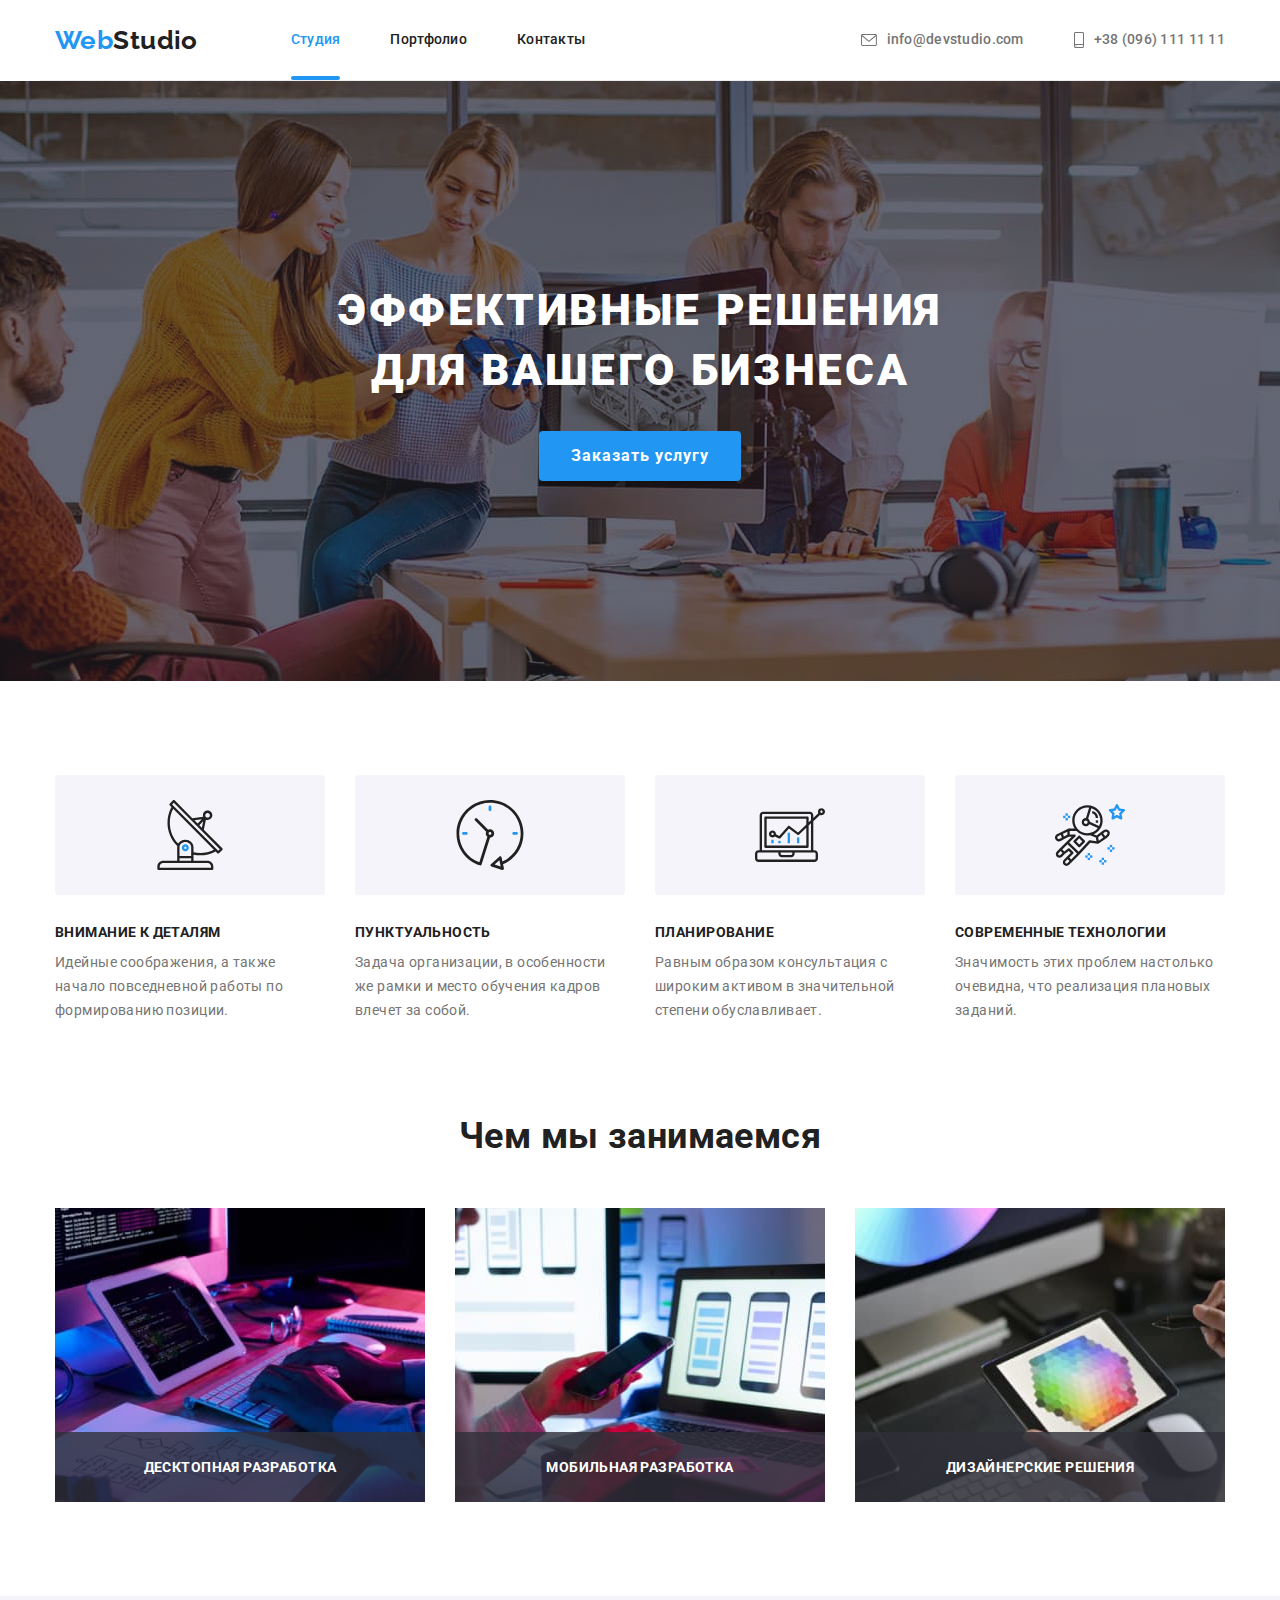
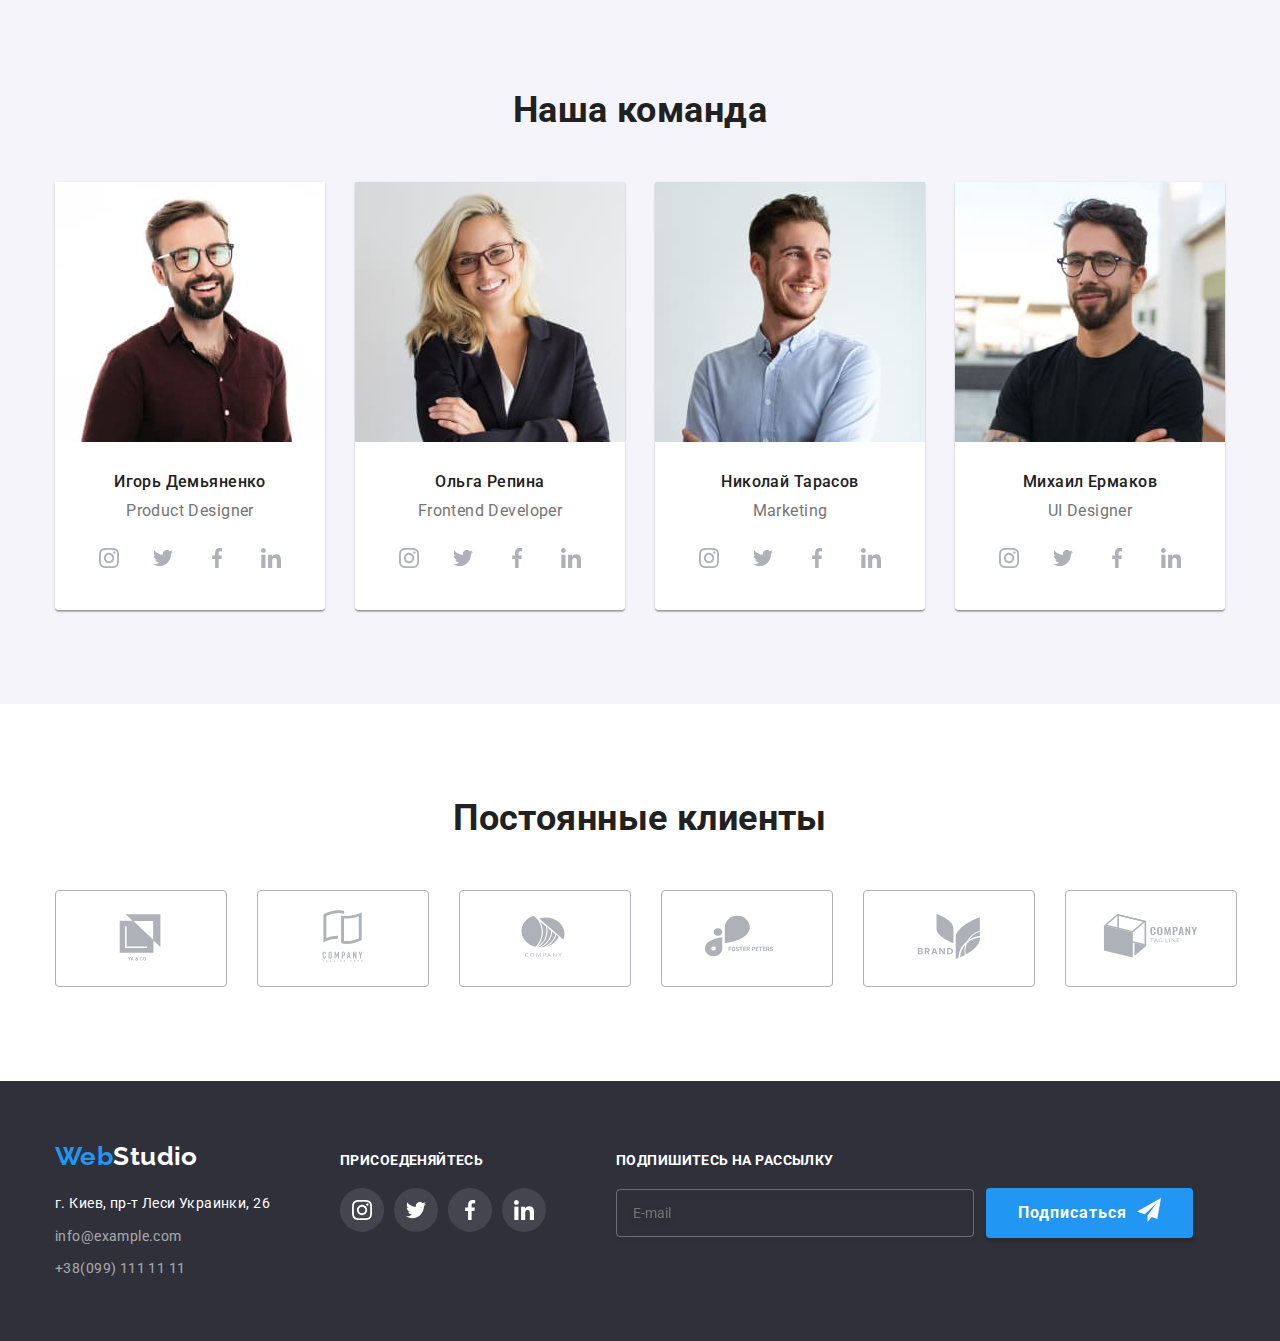
<file: index.html>
<!DOCTYPE html>
<html lang="ru">

<head>
	<meta charset="UTF-8">
	<meta http-equiv="X-UA-Compatible" content="IE=edge">
	<meta name="viewport" content="width=device-width, initial-scale=1.0">
	<title>Веб-студия</title>
	<link rel="icon" href="./images/ws.svg" sizes="32x32" type="image/svg">

	<link rel="preconnect" href="https://fonts.googleapis.com">
	<link rel="preconnect" href="https://fonts.gstatic.com" crossorigin>
	<link href="https://fonts.googleapis.com/css2?family=Raleway:wght@700&family=Roboto:wght@400;500;700;900&display=swap"
		rel="stylesheet">
	<link rel="stylesheet" href="https://cdnjs.cloudflare.com/ajax/libs/modern-normalize/1.1.0/modern-normalize.min.css">

	<link rel="stylesheet" href="./css/main.min.css">
</head>

<body>
	<!-- верхняя линия -->
	<header class="header container">
		<nav class="header-nav">
			<a class="logo" href="./index.html" lang="en"><span class="logo-1">Web</span>Studio</a>
			<ul class="nav-list">
				<li class="nav-list__item">
					<a class="nav-list__link link nav-list__link--current" href="./index.html">Студия</a>
				</li>
				<li class="nav-list__item">
					<a class="nav-list__link link" href="./portfolio.html">Портфолио</a>
				</li>
				<li class="nav-list__item">
					<a class="nav-list__link link" href="./index.html">Контакты</a>
				</li>
			</ul>
		</nav>

		<ul class="contacts">
			<li class="contacts__item">
				<a class="contacts__link link" href="mailto:info@devstudio.com">
					<svg class="contacts__icon" width="16" height="12">
						<use href="./images/sprite.svg#envelope"></use>
					</svg>info@devstudio.com</a>
			</li>
			<li class="contacts__item">
				<a class="contacts__link link" href="tel:+380961111111">
					<svg class="contacts__icon" width="10" height="16">
						<use href="./images/sprite.svg#phone"></use>
					</svg>+38 (096) 111 11 11</a>
			</li>
		</ul>
	</header>

	<main>
		<!-- Герой -->
		<section class="hero">
			<div class="container">
				<h1 class="hero__title">Эффективные решения для вашего бизнеса</h1>
				<button type="button" class="btn hero__button" data-modal-open>Заказать услугу</button>
			</div>
		</section>

		<!-- Особенности -->
		<section class="section">
			<div class="container">

				<h2 class="visibility-hiden">Особенности</h2>
				<ul class="features">
					<li class="features__item">
						<div class="features__thumb">
							<svg class="features__svg" height="70" width="70">
								<use href="./images/sprite.svg#antenna"></use>
							</svg>
						</div>
						<h3 class="features__title">Внимание к деталям</h3>
						<p class="features__description">Идейные соображения, а также начало повседневной работы по
							формированию
							позиции.</p>
					</li>
					<li class="features__item">
						<div class="features__thumb">
							<svg class="features__svg" height="70" width="70">
								<use href="./images/sprite.svg#clock"></use>
							</svg>
						</div>
						<h3 class="features__title">Пунктуальность</h3>
						<p class="features__description">Задача организации, в особенности же рамки и место обучения кадров
							влечет
							за
							собой.</p>
					</li>
					<li class="features__item">
						<div class="features__thumb">
							<svg class="features__svg" height="70" width="70">
								<use href="./images/sprite.svg#diagram"></use>
							</svg>
						</div>
						<h3 class="features__title">Планирование</h3>
						<p class="features__description">Равным образом консультация с широким активом в значительной степени
							обуславливает.</p>
					</li>
					<li class="features__item">
						<div class="features__thumb">
							<svg class="features__svg" height="70" width="70">
								<use href="./images/sprite.svg#astronaut"></use>
							</svg>
						</div>
						<h3 class="features__title">Современные технологии</h3>
						<p class="features__description">Значимость этих проблем настолько очевидна, что реализация плановых
							заданий.
						</p>
					</li>
				</ul>
			</div>
		</section>

		<!-- Чем мы занимаемся -->
		<section class="section section--no-padding-top">
			<div class="container">
				<h2 class="section__title">Чем мы занимаемся</h2>
				<ul class="skills">
					<li class="skills__item">
						<img class="skills__img" src="./images/img.jpg" height="294" width="370" alt="Десктопная разработка">
						<div class="skills__label">
							<h3 class="skills__title">Десктопная разработка</h3>
						</div>
					</li>
					<li class="skills__item">
						<img class="skills__img" src="./images/img-1.jpg" height="294" width="370" alt="Мобильная разработка">
						<div class="skills__label">
							<h3 class="skills__title">Мобильная разработка</h3>
						</div>
					</li>
					<li class="skills__item">
						<img class="skills__img" src="./images/img-2.jpg" height="294" width="370" alt="Дизайнерские решения">
						<div class="skills__label">
							<h3 class="skills__title">Дизайнерские решения</h3>
						</div>
					</li>
				</ul>
			</div>
		</section>

		<!-- Наша команда -->
		<section class="section section--bg-gray">
			<div class="container">
				<h2 class="section__title">Наша команда</h2>
				<ul class="workers">
					<li class="workers__card">
						<img src="./images/workers/img-3.jpg" height="260" width="270" alt="Фото Игоря Демьяненко">
						<div class="workers__content">
							<h3 class="workers__name">Игорь Демьяненко</h3>
							<p class="workers__text">Product Designer</p>
							<ul class="socials">
								<li class="socials__item">
									<a href="www.instagram.com" class="socials__link">
										<svg class="icon" height="20" width="20">
											<use href="./images/sprite.svg#instagram"></use>
										</svg>
									</a>
								</li>
								<li class="socials__item">
									<a href="twitter.com" class="socials__link">
										<svg class="socials__icon" height="20" width="20">
											<use href="./images/sprite.svg#twitter">
											</use>
										</svg></a>
								</li>
								<li class="socials__item">
									<a href="" class="socials__link">
										<svg class="socials__icon" height="20" width="20">
											<use href="./images/sprite.svg#facebook">
											</use>
										</svg></a>
								</li>
								<li class="socials__item">
									<a href="https://www.linkedin.com" class="socials__link">
										<svg class="socials__icon" height="20" width="20">
											<use href="./images/sprite.svg#linkedin">
											</use>
										</svg></a>
								</li>
							</ul>
						</div>
					</li>

					<li class="workers__card">
						<img src="./images/workers/img-4.jpg" height="260" width="270" alt="Фото Ольги Репиной">
						<div class="workers__content">
							<h3 class="workers__name">Ольга Репина</h3>
							<p class="workers__text">Frontend Developer</p>
							<ul class="socials">
								<li class="socials__item">
									<a href="www.instagram.com" class="socials__link">
										<svg class="icon" height="20" width="20">
											<use href="./images/sprite.svg#instagram"></use>
										</svg>
									</a>
								</li>
								<li class="socials__item">
									<a href="twitter.com" class="socials__link">
										<svg class="socials__icon" height="20" width="20">
											<use href="./images/sprite.svg#twitter">
											</use>
										</svg></a>
								</li>
								<li class="socials__item">
									<a href="" class="socials__link">
										<svg class="socials__icon" height="20" width="20">
											<use href="./images/sprite.svg#facebook">
											</use>
										</svg></a>
								</li>
								<li class="socials__item">
									<a href="https://www.linkedin.com" class="socials__link">
										<svg class="socials__icon" height="20" width="20">
											<use href="./images/sprite.svg#linkedin">
											</use>
										</svg></a>
								</li>
							</ul>
						</div>
					</li>

					<li class="workers__card">
						<img src="./images/workers/img-5.jpg" height="260" width="270" alt="Фото Николая Тарасова">
						<div class="workers__content">
							<h3 class="workers__name">Николай Тарасов</h3>
							<p class="workers__text">Marketing</p>
							<ul class="socials">
								<li class="socials__item">
									<a href="www.instagram.com" class="socials__link">
										<svg class="icon" height="20" width="20">
											<use href="./images/sprite.svg#instagram"></use>
										</svg>
									</a>
								</li>
								<li class="socials__item">
									<a href="twitter.com" class="socials__link">
										<svg class="socials__icon" height="20" width="20">
											<use href="./images/sprite.svg#twitter">
											</use>
										</svg></a>
								</li>
								<li class="socials__item">
									<a href="" class="socials__link">
										<svg class="socials__icon" height="20" width="20">
											<use href="./images/sprite.svg#facebook">
											</use>
										</svg></a>
								</li>
								<li class="socials__item">
									<a href="https://www.linkedin.com" class="socials__link">
										<svg class="socials__icon" height="20" width="20">
											<use href="./images/sprite.svg#linkedin">
											</use>
										</svg></a>
								</li>
							</ul>
						</div>
					</li>

					<li class="workers__card">
						<img src="./images/workers/img-6.jpg" height="260" width="270" alt="Фото Михаила Ермакова">
						<div class="workers__content">
							<h3 class="workers__name">Михаил Ермаков</h3>
							<p class="workers__text">UI Designer</p>
							<ul class="socials">
								<li class="socials__item">
									<a href="www.instagram.com" class="socials__link">
										<svg class="icon" height="20" width="20">
											<use href="./images/sprite.svg#instagram"></use>
										</svg>
									</a>
								</li>
								<li class="socials__item">
									<a href="twitter.com" class="socials__link">
										<svg class="socials__icon" height="20" width="20">
											<use href="./images/sprite.svg#twitter">
											</use>
										</svg></a>
								</li>
								<li class="socials__item">
									<a href="" class="socials__link">
										<svg class="socials__icon" height="20" width="20">
											<use href="./images/sprite.svg#facebook">
											</use>
										</svg></a>
								</li>
								<li class="socials__item">
									<a href="https://www.linkedin.com" class="socials__link">
										<svg class="socials__icon" height="20" width="20">
											<use href="./images/sprite.svg#linkedin">
											</use>
										</svg></a>
								</li>
							</ul>
						</div>
					</li>
				</ul>
			</div>
		</section>

		<!-- Постоянные клиенты -->
		<section class="section">
			<div class="container">
				<h2 class="section__title">Постоянные клиенты</h2>
				<ul class="clients">
					<li class="clients__item">
						<a class="clients__link" href="#">
							<svg class="clients__logo" height="60" width="106">
								<use href="./images/sprite.svg#logo"></use>
							</svg>
						</a>
					</li>
					<li class="clients__item">
						<a class="clients__link" href="#">
							<svg class="clients__logo" height="60" width="106">
								<use href="./images/sprite.svg#logo-1"></use>
							</svg>
						</a>
					</li>
					<li class="clients__item">
						<a class="clients__link" href="#">
							<svg class="clients__logo" height="60" width="106">
								<use href="./images/sprite.svg#logo-2"></use>
							</svg>
						</a>
					</li>
					<li class="clients__item">
						<a class="clients__link" href="#">
							<svg class="clients__logo" height="60" width="106">
								<use href="./images/sprite.svg#logo-3"></use>
							</svg>
						</a>
					</li>
					<li class="clients__item">
						<a class="clients__link" href="#">
							<svg class="clients__logo" height="60" width="106">
								<use href="./images/sprite.svg#logo-4"></use>
							</svg>
						</a>
					</li>
					<li class="clients__item">
						<a class="clients__link" href="#">
							<svg class="clients__logo" height="60" width="106">
								<use href="./images/sprite.svg#logo-5"></use>
							</svg>
						</a>
					</li>
				</ul>
			</div>
		</section>
	</main>

	<!-- Подвал -->
	<footer class="footer">
		<div class="container footer__container">
			<div>
				<a class="logo logo--contrast" href="./index.html">
					<span class="logo-1">Web</span>Studio</a>

				<address class="address">
					<ul class="address__list">
						<li class="address__item">
							<a class="address__link address__link--street link" target="_blank"
								href="https://www.google.com.ua/maps/place/бул.+Леси+Украинки,+26,+Киев">
								г. Киев, пр-т Леси Украинки, 26</a>
						</li>
						<li class="address__item">
							<a class="address__link link" href="mailto:info@example.com">info@example.com</a>
						</li>
						<li class="address__item">
							<a class="address__link link" href="tel:+380991111111">+38(099) 111 11 11</a>
						</li>
					</ul>
				</address>
			</div>

			<div class="join-box">
				<h2 class="join-box__title">Присоеденяйтесь</h2>
				<ul class="socials footer__socials">
					<li class="socials__item">
						<a class="socials__link socials__link--bg" href="https://www.instagram.com">
							<svg height="20" width="20">
								<use href="./images/sprite.svg#instagram">
								</use>
							</svg></a>
					</li>
					<li class="socials__item">
						<a class="socials__link socials__link--bg" href="https://twitter.com">
							<svg height="20" width="20">
								<use href="./images/sprite.svg#twitter">
								</use>
							</svg></a>
					</li>
					<li class="socials__item">
						<a class="socials__link socials__link--bg" href="https://www.facebook.com">
							<svg height="20" width="20">
								<use href="./images/sprite.svg#facebook">
								</use>
							</svg></a>
					</li>
					<li class="socials__item">
						<a class="socials__link socials__link--bg" href="https://www.linkedin.com">
							<svg height="20" width="20">
								<use href="./images/sprite.svg#linkedin">
								</use>
							</svg></a>
					</li>
				</ul>
			</div>

			<div class="subscribe-box">
				<h2 class="subscribe-box__title">Подпишитесь на рассылку</h2>
				<form action="#" class="subscribe-box__form">
					<input class="subscribe-box__input" type="email" placeholder="E-mail">
					<button class="subscribe-box__btn btn" type="submit">Подписаться
						<svg class="subscribe-box__btn-svg" width="24" height="24">
							<use href="./images/sprite.svg#telegram-plane"></use>
						</svg>
					</button>
				</form>
			</div>
		</div>
	</footer>

	<!-- backdrop and modal -->
	<div class="backdrop is-hidden" data-modal>
		<div class="modal">
			<button type="button" class="close-btn" data-modal-close>
				<svg width="18" height="18">
					<use href="./images/sprite.svg#cross"></use>
				</svg>
			</button>
			<h2 class="modal__title">Оставьте свои данные, мы вам перезвоним</h2>
			<form action="#" class="form" autocomplete="on" method="GET">
				<label class="form__field">Имя
					<input class="form__input" type="text" name="name" required placeholder="Алексей">
					<svg class="form__svg" width="18" height="18">
						<use href="./images/sprite.svg#form-person"></use>
					</svg>
				</label>
				<label class="form__field">Телефон
					<input class="form__input" type="tel" name="tel" required minlength="10" placeholder="099-111-11-11"
						title="099-111-11-11">
					<svg class="form__svg" width="18" height="18">
						<use href="./images/sprite.svg#form-phone"></use>
					</svg>
				</label>
				<label class="form__field">Почта
					<input class="form__input" type="email" name="mail" placeholder="client@gmai.com">
					<svg class="form__svg" width="18" height="18">
						<use href="./images/sprite.svg#form-mail"></use>
					</svg>
				</label>
				<label class="form__field">Комментарий
					<textarea class="form__input form__input--comment" name="comment" rows="8"
						placeholder="Введите текст"></textarea>
				</label>
				<label class="policy">
					<input class="policy__checkbox" type="checkbox">
					<span class="policy__icon"></span>
					Соглашаюсь с рассылкой и принимаю <a href="#" class="policy__link">Условия
						договора</a>
				</label>

				<button class="form__submit-btn btn" type="submit">Отправить</button>
			</form>
		</div>
	</div>

	<script src="./js/modal.js"></script>
</body>

</html>
</file>
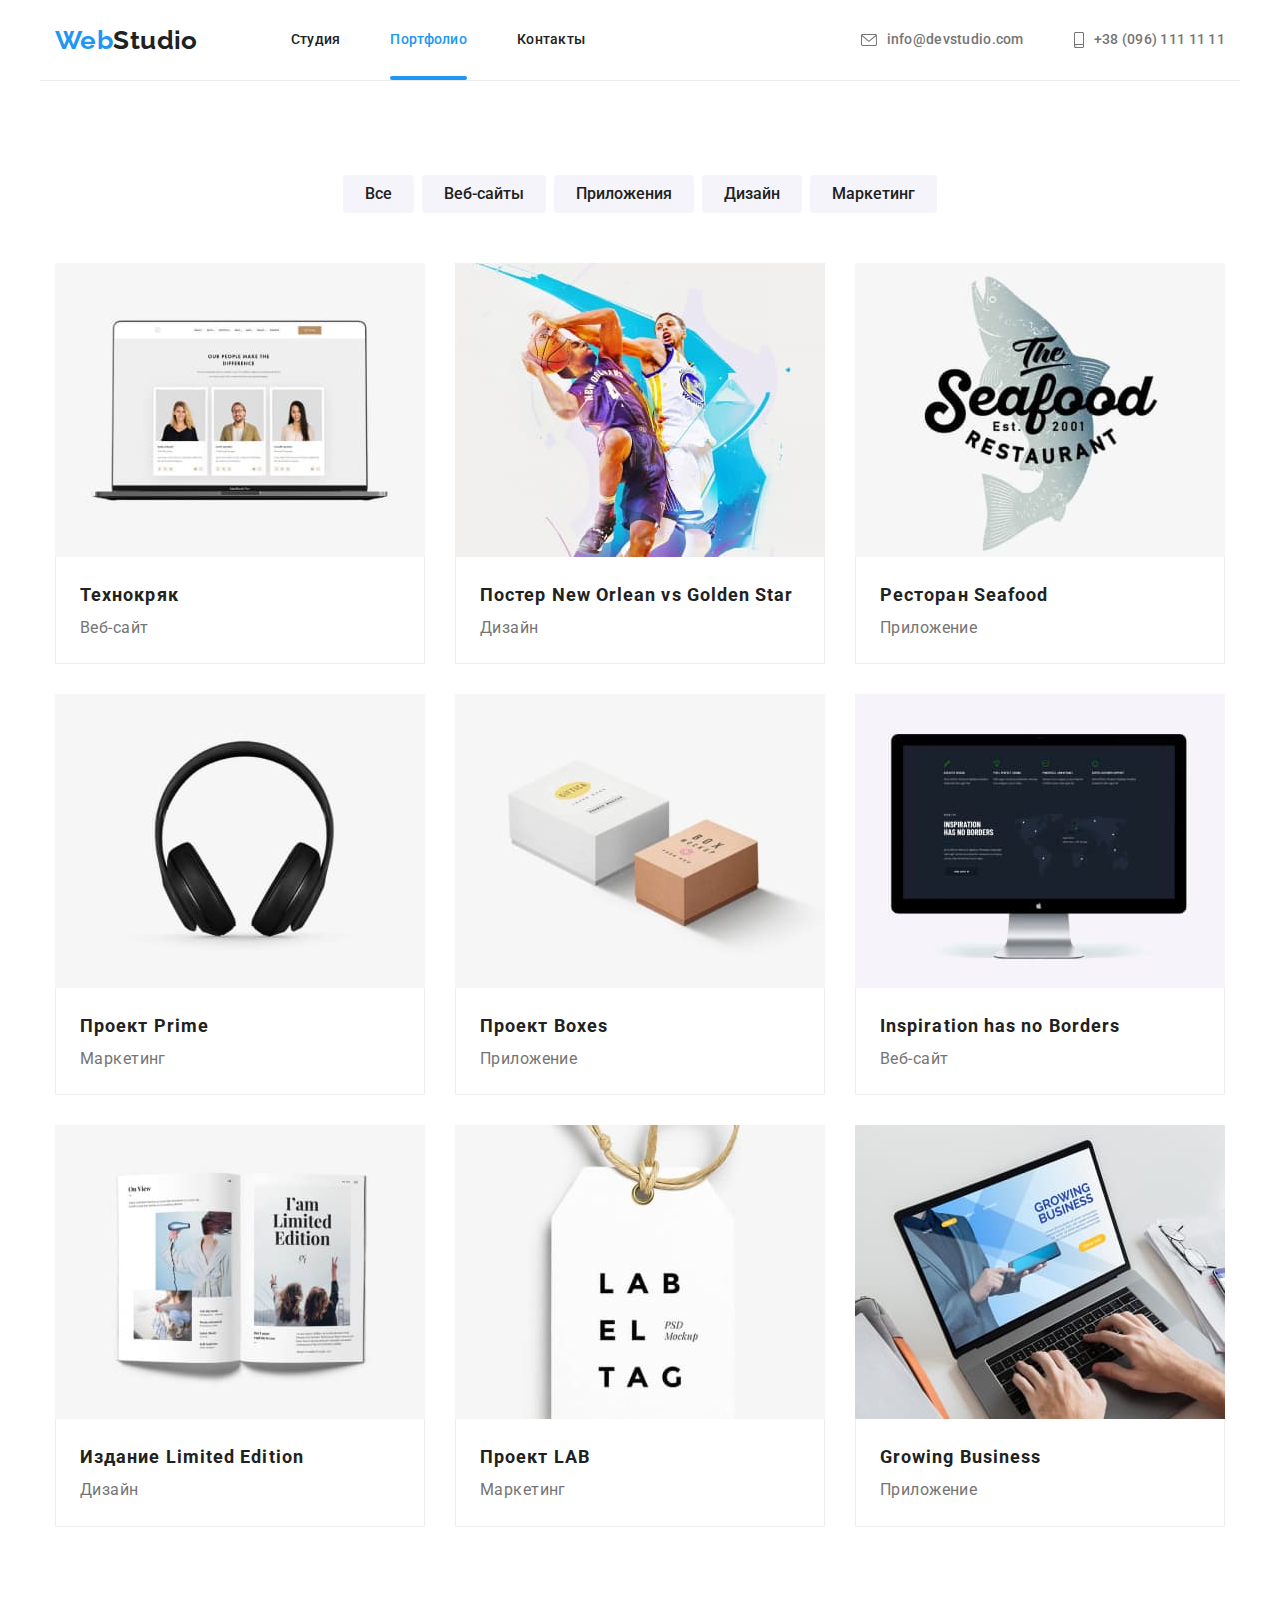
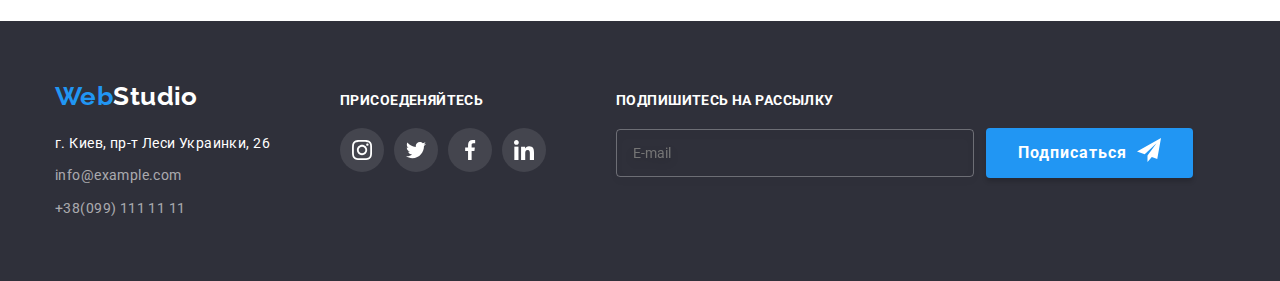
<file: portfolio.html>
<!DOCTYPE html>
<html lang="ru">

<head>
	<meta charset="UTF-8">
	<meta http-equiv="X-UA-Compatible" content="IE=edge">
	<meta name="viewport" content="width=device-width, initial-scale=1.0">
	<title>Портфолио</title>
	<link rel="icon" href="./images/ws.svg" sizes="512x512" type="image/svg">

	<link rel="preconnect" href="https://fonts.googleapis.com">
	<link rel="preconnect" href="https://fonts.gstatic.com" crossorigin>
	<link href="https://fonts.googleapis.com/css2?family=Raleway:wght@700&family=Roboto:wght@400;500;700;900&display=swap"
		rel="stylesheet">

	<link rel="stylesheet" href="https://cdnjs.cloudflare.com/ajax/libs/modern-normalize/1.1.0/modern-normalize.min.css">

	<link rel="stylesheet" href="./css/main.min.css">
</head>

<body>
	<!-- верхняя линия -->
	<header class="header container">
		<nav class="header-nav">
			<a class="logo" href="./index.html" lang="en"><span class="logo-1">Web</span>Studio</a>
			<ul class="nav-list">
				<li class="nav-list__item">
					<a class="nav-list__link link" href="./index.html">Студия</a>
				</li>
				<li class="nav-list__item">
					<a class="nav-list__link link nav-list__link--current" href="./portfolio.html">Портфолио</a>
				</li>
				<li class="nav-list__item">
					<a class="nav-list__link link" href="./index.html">Контакты</a>
				</li>
			</ul>
		</nav>

		<ul class="contacts">
			<li class="contacts__item">
				<a class="contacts__link link" href="mailto:info@devstudio.com">
					<svg class="contacts__icon" width="16" height="12">
						<use href="./images/sprite.svg#envelope"></use>
					</svg>info@devstudio.com</a>
			</li>
			<li class="contacts__item">
				<a class="contacts__link link" href="tel:+380961111111">
					<svg class="contacts__icon" width="10" height="16">
						<use href="./images/sprite.svg#phone"></use>
					</svg>+38 (096) 111 11 11</a>
			</li>
		</ul>
	</header>

	<main>
		<section class="section">
			<div class="container">
				<h1 class="visibility-hiden">Проэкты</h1>

				<!-- Фильтр -->
				<ul class="filter">
					<li class="filter__item">
						<button type="button" class="filter__btn">Все</button>
					</li>
					<li class="filter__item">
						<button type="button" class="filter__btn">Веб-сайты</button>
					</li>
					<li class="filter__item">
						<button type="button" class="filter__btn">Приложения</button>
					</li>
					<li class="filter__item">
						<button type="button" class="filter__btn">Дизайн</button>
					</li>
					<li class="filter__item">
						<button type="button" class="filter__btn">Маркетинг</button>
					</li>
				</ul>

				<!-- Проэкты-->
				<ul class="projects">
					<li class="projects__item">
						<article>
							<a class="project__link" href="#">
								<div class="project__thumb">
									<img src="./images/portfolio/img.jpg" height="294" width="370" alt="Технокряк">
									<p class="project__description">Технокряк это современная площадка распространения
										коронавируса.
										Компании используют эту платформу для цифрового шпионажа и атак на защищённые сервера
										конкурентов.</p>
								</div>
								<div class="project__content">
									<h2 class="project__title">Технокряк</h2>
									<p class="project__text">Веб-сайт</p>
								</div>
							</a>
						</article>
					</li>

					<li class="projects__item">
						<article>
							<a class="project__link" href="#">
								<div class="project__thumb">
									<img src="./images/portfolio/img-1.jpg" height="294" width="370"
										alt="Постер New Orlean vs Golden Star">
									<p class="project__description">Технокряк это современная площадка распространения
										коронавируса.
										Компании используют эту платформу для цифрового шпионажа и атак на защищённые сервера
										конкурентов.</p>
								</div>
								<div class="project__content">
									<h2 class="project__title">Постер New Orlean vs Golden Star</h2>
									<p class="project__text">Дизайн</p>
								</div>
							</a>
						</article>
					</li>

					<li class="projects__item">
						<article>
							<a class="project__link" href="#">
								<div class="project__thumb">
									<img src="./images/portfolio/img-2.jpg" height="294" width="370" alt="Ресторан Seafood">
									<p class="project__description">Технокряк это современная площадка распространения
										коронавируса.
										Компании используют эту платформу для цифрового шпионажа и атак на защищённые сервера
										конкурентов.</p>
								</div>
								<div class="project__content">
									<h2 class="project__title">Ресторан Seafood</h2>
									<p class="project__text">Приложение</p>
								</div>
							</a>
						</article>
					</li>

					<li class="projects__item">
						<article>
							<a class="project__link" href="#">
								<div class="project__thumb">
									<img src="./images/portfolio/img-3.jpg" height="294" width="370" alt="Проект Prime">
									<p class="project__description">Технокряк это современная площадка распространения
										коронавируса.
										Компании используют эту платформу для цифрового шпионажа и атак на защищённые сервера
										конкурентов.</p>
								</div>
								<div class="project__content">
									<h2 class="project__title">Проект Prime</h2>
									<p class="project__text">Маркетинг</p>
								</div>
							</a>
						</article>
					</li>

					<li class="projects__item">
						<article>
							<a class="project__link" href="#">
								<div class="project__thumb">
									<img src="./images/portfolio/img-4.jpg" height="294" width="370" alt="Проект Boxes">
									<p class="project__description">Технокряк это современная площадка распространения
										коронавируса.
										Компании используют эту платформу для цифрового шпионажа и атак на защищённые сервера
										конкурентов.</p>
								</div>
								<div class="project__content">
									<h2 class="project__title">Проект Boxes</h2>
									<p class="project__text">Приложение</p>
								</div>
							</a>
						</article>
					</li>

					<li class="projects__item">
						<article>
							<a class="project__link" href="#">
								<div class="project__thumb">
									<img src="./images/portfolio/img-5.jpg" height="294" width="370" alt="Inspiration has no Borders">
									<p class="project__description">Технокряк это современная площадка распространения
										коронавируса.
										Компании используют эту платформу для цифрового шпионажа и атак на защищённые сервера
										конкурентов.</p>
								</div>
								<div class="project__content">
									<h2 class="project__title">Inspiration has no Borders</h2>
									<p class="project__text">Веб-сайт</p>
								</div>
							</a>
						</article>
					</li>

					<li class="projects__item">
						<article>
							<a class="project__link" href="#">
								<div class="project__thumb">
									<img src="./images/portfolio/img-6.jpg" height="294" width="370" alt="Издание Limited Edition">
									<p class="project__description">Технокряк это современная площадка распространения
										коронавируса.
										Компании используют эту платформу для цифрового шпионажа и атак на защищённые сервера
										конкурентов.</p>
								</div>
								<div class="project__content">
									<h2 class="project__title">Издание Limited Edition</h2>
									<p class="project__text">Дизайн</p>
								</div>
							</a>
						</article>
					</li>

					<li class="projects__item">
						<article>
							<a class="project__link" href="#">
								<div class="project__thumb">
									<img src="./images/portfolio/img-7.jpg" height="294" width="370" alt="роект LAB">
									<p class="project__description">Технокряк это современная площадка распространения
										коронавируса.
										Компании используют эту платформу для цифрового шпионажа и атак на защищённые сервера
										конкурентов.</p>
								</div>
								<div class="project__content">
									<h2 class="project__title">Проект LAB</h2>
									<p class="project__text">Маркетинг</p>
								</div>
							</a>
						</article>
					</li>

					<li class="projects__item">
						<article>
							<a class="project__link" href="#">
								<div class="project__thumb">
									<img src="./images/portfolio/img-8.jpg" height="294" width="370" alt="Growing Business">
									<p class="project__description">Технокряк это современная площадка распространения
										коронавируса.
										Компании используют эту платформу для цифрового шпионажа и атак на защищённые сервера
										конкурентов.</p>
								</div>
								<div class="project__content">
									<h2 class="project__title">Growing Business</h2>
									<p class="project__text">Приложение</p>
								</div>
							</a>
						</article>
					</li>
				</ul>
			</div>
		</section>
	</main>

	<!-- Подвал -->
	<footer class="footer">
		<div class="container footer__container">
			<div>
				<a class="logo logo--contrast" href="./index.html">
					<span class="logo-1">Web</span>Studio</a>

				<address class="address">
					<ul class="address__list">
						<li class="address__item">
							<a class="address__link address__link--street link" target="_blank"
								href="https://www.google.com.ua/maps/place/бул.+Леси+Украинки,+26,+Киев">
								г. Киев, пр-т Леси Украинки, 26</a>
						</li>
						<li class="address__item">
							<a class="address__link link" href="mailto:info@example.com">info@example.com</a>
						</li>
						<li class="address__item">
							<a class="address__link link" href="tel:+380991111111">+38(099) 111 11 11</a>
						</li>
					</ul>
				</address>
			</div>

			<div class="join-box">
				<h2 class="join-box__title">Присоеденяйтесь</h2>
				<ul class="socials footer__socials">
					<li class="socials__item">
						<a class="socials__link socials__link--bg" href="https://www.instagram.com">
							<svg height="20" width="20">
								<use href="./images/sprite.svg#instagram">
								</use>
							</svg></a>
					</li>
					<li class="socials__item">
						<a class="socials__link socials__link--bg" href="https://twitter.com">
							<svg height="20" width="20">
								<use href="./images/sprite.svg#twitter">
								</use>
							</svg></a>
					</li>
					<li class="socials__item">
						<a class="socials__link socials__link--bg" href="https://www.facebook.com">
							<svg height="20" width="20">
								<use href="./images/sprite.svg#facebook">
								</use>
							</svg></a>
					</li>
					<li class="socials__item">
						<a class="socials__link socials__link--bg" href="https://www.linkedin.com">
							<svg height="20" width="20">
								<use href="./images/sprite.svg#linkedin">
								</use>
							</svg></a>
					</li>
				</ul>
			</div>

			<div class="subscribe-box">
				<h2 class="subscribe-box__title">Подпишитесь на рассылку</h2>
				<form action="#" class="subscribe-box__form">
					<input class="subscribe-box__input" type="email" placeholder="E-mail">
					<button class="subscribe-box__btn btn" type="submit">Подписаться
						<svg class="subscribe-box__btn-svg" width="24" height="24">
							<use href="./images/sprite.svg#telegram-plane"></use>
						</svg>
					</button>
				</form>
			</div>
		</div>
	</footer>
</body>

</html>
</file>
<file: css/main.min.css>
a,a:visited{text-decoration:none}h1,h2,h3,p{margin:0}ul{list-style:none;margin:0;padding:0}img{display:block;max-width:100%;height:auto}body{font-family:"Roboto", sans-serif;letter-spacing:0.03em;color:#757575;font-size:14px}.container{width:1200px;padding-left:15px;padding-right:15px;margin-left:auto;margin-right:auto}.section{padding-top:94px;padding-bottom:94px}.section__title{font-weight:700;font-size:36px;line-height:1.16;text-align:center;color:#212121}.link:hover,.link:focus{color:#2196f3;fill:#2196f3}.btn{cursor:pointer;font-family:"roboto", sans-serif;font-weight:700;font-size:16px;line-height:1.9;letter-spacing:0.06em;padding:10px 32px;border:0px;color:#fff;background-color:#2196f3;box-shadow:0px 4px 4px rgba(0,0,0,0.15);border-radius:4px;transition:background-color 250ms cubic-bezier(0.4, 0, 0.2, 1)}.btn:hover,.btn:focus{background-color:#188ce8}.visibility-hiden{position:absolute;width:1px;height:1px;margin:-1px;border:0;padding:0;clip:rect(0 0 0 0);overflow:hidden}.logo{font-family:"Raleway", sans-serif;font-weight:700;font-size:26px;line-height:1.19;color:#212121}.logo-1{color:#2196f3}.header{display:flex;align-items:center;justify-content:space-between;background:#fff;border-bottom:1px solid #ececec}.header-nav{display:flex;align-items:center}.nav-list{display:flex;margin-left:93px}.nav-list__item:not(:first-child){margin-left:50px}.nav-list__link{position:relative;display:block;font-weight:500;line-height:1.14;letter-spacing:0.02em;padding-top:32px;padding-bottom:32px;transition:color 250ms cubic-bezier(0.4, 0, 0.2, 1),fill 250ms cubic-bezier(0.4, 0, 0.2, 1);color:#212121}.nav-list__link--current{color:#2196f3}.nav-list__link--current::after{content:"";position:absolute;left:0;bottom:0;display:block;width:100%;height:4px;border-radius:2px;background:#2196f3}.contacts{display:flex;align-items:center}.contacts__item:not(:first-child){margin-left:50px}.contacts__icon{fill:currentColor;margin-right:10px}.contacts__link{display:flex;align-items:center;font-weight:500;line-height:1.14;letter-spacing:0.02em;transition:color 250ms cubic-bezier(0.4, 0, 0.2, 1),fill 250ms cubic-bezier(0.4, 0, 0.2, 1);color:#757575}.hero{text-align:center;padding-top:200px;padding-bottom:200px;background-color:#2f303a;background-image:linear-gradient(to right, rgba(47,48,58,0.4), rgba(47,48,58,0.4)),url(../images/bg/bg.jpg);background-repeat:no-repeat;background-position:center;background-size:cover}.hero__title{font-weight:900;font-size:44px;line-height:1.36;width:700px;margin-right:auto;margin-left:auto;letter-spacing:0.06em;text-transform:uppercase;color:#fff}.hero__button{margin-top:30px}.backdrop{position:fixed;top:0;left:0;width:100vw;height:100vh;opacity:1;transition:opacity 250ms cubic-bezier(0.4, 0, 0.2, 1);background:rgba(0,0,0,0.2)}.backdrop.is-hidden{opacity:0;pointer-events:none}.modal{position:absolute;top:50%;left:50%;max-width:528px;transform:translate(-50%, -50%);padding:40px;box-shadow:0px 1px 3px rgba(0,0,0,0.12),0px 1px 1px rgba(0,0,0,0.14),0px 2px 1px rgba(0,0,0,0.2);border-radius:4px;background:#fff}.close-btn{position:fixed;top:8px;right:8px;width:30px;height:30px;display:flex;align-items:center;justify-content:center;cursor:pointer;background:#ffffff;border:1px solid rgba(0,0,0,0.1);border-radius:50%}.close-btn:hover,.close-btn:focus{fill:#2196f3}.modal__title{font-size:20px;line-height:23px;color:#212121}.form{margin-top:12px}.form__field{position:relative;display:flex;flex-direction:column;align-items:flex-start;font-family:"Roboto";font-size:12px;line-height:1.16;letter-spacing:0.01em}.form__field:not(:first-child){margin-top:10px}.form__input{width:100%;margin-top:4px;resize:none;padding:11px 12px 11px 35px;border:1px solid rgba(33,33,33,0.2);border-radius:4px;transition:border 250ms cubic-bezier(0.4, 0, 0.2, 1)}.form__input:focus{border:1px solid #2196f3;outline:none}.form__input--comment{padding:12px 16px}.form__svg{position:absolute;top:27px;left:12px;transition:fill 250ms cubic-bezier(0.4, 0, 0.2, 1)}.form__input:focus+.form__svg{fill:#2196f3}.policy{display:flex;margin-top:20px}.policy__checkbox{position:absolute;width:1px;height:1px;margin:-1px;border:0;padding:0;clip:rect(0 0 0 0);overflow:hidden}.policy__icon{display:inline-block;margin-right:8px;width:16px;height:15px;border:2px solid #212121;border-radius:2px;transition:background-color 250ms cubic-bezier(0.4, 0, 0.2, 1),border-color 250ms cubic-bezier(0.4, 0, 0.2, 1),background-image 250ms cubic-bezier(0.4, 0, 0.2, 1)}.policy__checkbox:hover+.policy__icon,.policy__checkbox:focus+.policy__icon{border-color:#2196f3}.policy__checkbox:checked+.policy__icon{border-color:#2196f3;background-color:#2196f3;background-image:url(../images/icon-check.svg);background-size:contain;background-origin:border-box}.policy__link{color:#2196f3;text-decoration:underline;transition:color 250ms cubic-bezier(0.4, 0, 0.2, 1)}.policy__link:hover,.policy__link:focus{color:#188ce8;text-decoration:none}.form__submit-btn{display:block;margin-top:30px;margin-left:auto;margin-right:auto}.features{display:flex}.features__item{width:1177.5px}.features__item:not(:first-child){margin-left:30px}.features__thumb{display:flex;justify-content:center;padding:25px 0;background:#f5f4fa;border-radius:4px}.features__title{font-weight:700;font-size:14px;line-height:1.14;text-transform:uppercase;margin-top:30px;color:#212121}.features__description{font-weight:400;font-size:14px;line-height:1.7;margin-top:10px}.section--no-padding-top{padding-top:0}.skills{display:flex;margin-top:50px}.skills__item{position:relative}.skills__item:not(:first-child){margin-left:30px}.skills__label{position:absolute;bottom:0;width:100%;padding:27px 0;background:rgba(47,48,58,0.8)}.skills__title{font-weight:700;font-size:14px;line-height:16px;text-align:center;letter-spacing:0.03em;text-transform:uppercase;color:#fff}.section--bg-gray{background:#f5f4fa;text-align:center}.workers-section__title{font-weight:700;font-size:36px;line-height:1.16;color:#212121}.workers{display:flex;margin-top:50px}.workers__card{box-shadow:0px 1px 3px rgba(0,0,0,0.12),0px 1px 1px rgba(0,0,0,0.14),0px 2px 1px rgba(0,0,0,0.2);border-radius:0px 0px 4px 4px;overflow:hidden}.workers__card:not(:first-child){margin-left:30px}.workers__content{padding-top:30px;padding-bottom:30px;background-color:#fff}.workers__name{font-weight:500;font-size:16px;line-height:1.2;color:#212121}.workers__text{font-weight:400;font-size:16px;line-height:1.19;margin-top:10px}.socials{display:flex;margin-top:16px;justify-content:center}.footer__socials{margin-top:20px}.socials__item:not(:first-child){margin-left:10px}.socials__link{display:flex;align-items:center;justify-content:center;height:44px;width:44px;border-radius:50%;fill:#afb1b8;transition:fill 250ms cubic-bezier(0.4, 0, 0.2, 1),background-color 250ms cubic-bezier(0.4, 0, 0.2, 1)}.socials__link:focus,.socials__link:hover{fill:#fff;background-color:#2196f3}.socials__link--bg{fill:#fff;background:rgba(255,255,255,0.1)}.clients{display:flex;margin-top:50px}.clients__item:not(:first-child){margin-left:30px}.clients__link{display:block;padding:16px 32px;fill:#afb1b8;border:1px solid #afb1b8;border-radius:4px;transition:fill 250ms cubic-bezier(0.4, 0, 0.2, 1),border-color 250ms cubic-bezier(0.4, 0, 0.2, 1)}.clients__link:focus,.clients__link:hover{fill:#2196f3;border-color:#2196f3}.footer{padding-top:60px;padding-bottom:60px;background-color:#2f303a}.footer__container{display:flex;align-items:baseline}.logo--contrast{color:#fff}.address{margin-top:20px}.address__item:not(:first-child){margin-top:9px}.address__link{font-style:normal;font-weight:400;font-size:14px;line-height:1.7;color:rgba(255,255,255,0.6);transition:color 250ms cubic-bezier(0.4, 0, 0.2, 1)}.address__link--street{color:#fff}.join-box{margin-left:70px}.join-box__title{font-weight:700;font-size:14px;line-height:16px;text-transform:uppercase;color:#fff}.subscribe-box{margin-left:70px}.subscribe-box__title{font-style:normal;font-size:14px;text-transform:uppercase;color:#fff}.subscribe-box__form{display:flex;margin-top:20px;flex-direction:row;align-items:baseline}.subscribe-box__input{width:358px;padding:15px 16px;background:inherit;border:1px solid rgba(255,255,255,0.3);filter:drop-shadow(0px 4px 4px rgba(0,0,0,0.15));border-radius:4px}.subscribe-box__btn{display:flex;margin-left:12px}.subscribe-box__btn-svg{margin-left:10px}.filter{display:flex;justify-content:center;margin-bottom:50px}.filter__item:not(:first-child){margin-left:8px}.filter__btn{cursor:pointer;font-family:"Roboto", sans-serif;font-weight:500;font-size:16px;line-height:1.6;padding-top:6px;padding-bottom:6px;padding-right:22px;padding-left:22px;text-align:center;color:#212121;border:transparent;background-color:#f5f4fa;border-radius:4px;transition:color 250ms cubic-bezier(0.4, 0, 0.2, 1),background-color 250ms cubic-bezier(0.4, 0, 0.2, 1),box-shadow 250ms cubic-bezier(0.4, 0, 0.2, 1)}.filter__btn:hover,.filter__btn:focus{color:#fff;background-color:#2196f3;box-shadow:0px 3px 1px rgba(0,0,0,0.1),0px 1px 2px rgba(0,0,0,0.08),0px 2px 2px rgba(0,0,0,0.12)}.projects{display:flex;flex-wrap:wrap;margin-top:-30px;margin-left:-30px}.projects__item{margin-top:30px;margin-left:30px;flex-basis:370px}.project__link{display:block;transition:box-shadow 250ms cubic-bezier(0.4, 0, 0.2, 1)}.project__link:focus,.project__link:hover{box-shadow:0px 1px 1px rgba(0,0,0,0.12),0px 4px 4px rgba(0,0,0,0.06),1px 4px 6px rgba(0,0,0,0.16)}.project__thumb{position:relative;overflow:hidden}.project__content{padding-top:20px;padding-bottom:20px;padding-left:24px;padding-right:24px;border-left:1px solid #eeeeee;border-bottom:1px solid #eeeeee;border-right:1px solid #eeeeee}.project__title{font-weight:700;font-size:18px;line-height:2;letter-spacing:0.06em;color:#212121}.project__text{font-weight:400;font-size:16px;line-height:1.9;color:#757575}.project__description{position:absolute;top:0;left:0;width:100%;height:100%;font-size:18px;line-height:1.56;padding:63px 24px;background:rgba(33,150,243,0.9);transition:transform 250ms cubic-bezier(0.4, 0, 0.2, 1);transform:translateY(101%);color:#fff}.project__link:hover .project__description,.project__link:focus .project__description{transform:translateY(0)}
/*# sourceMappingURL=main.min.css.map */
</file>
